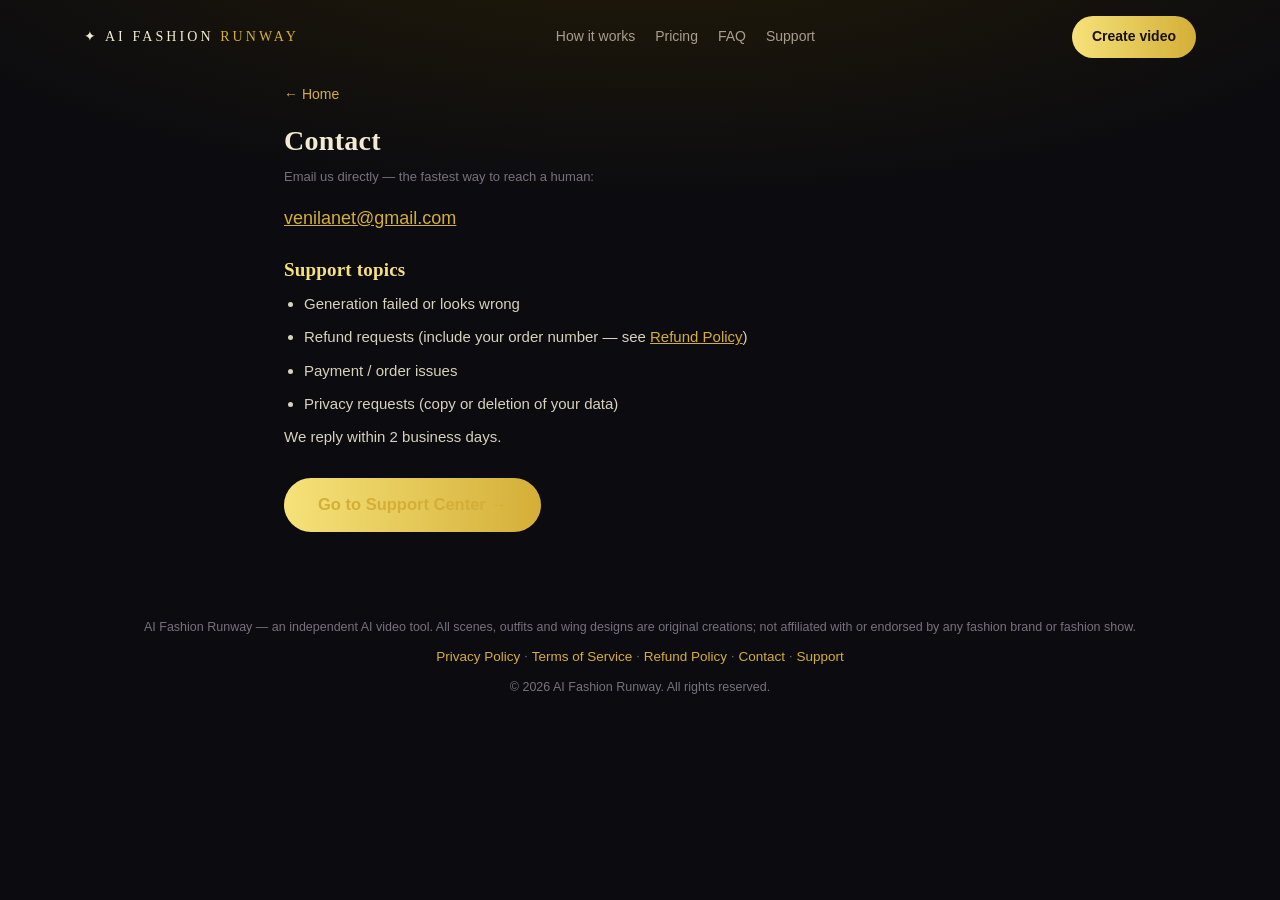
<file: contact/index.html>
<!DOCTYPE html>
<html lang="en">
<head>
<meta charset="UTF-8">
<meta name="viewport" content="width=device-width, initial-scale=1.0">
<title>Contact — AI Fashion Runway</title>
<meta name="description" content="Contact AI Fashion Runway: support center, message form, and ticket reference.">
<link rel="canonical" href="https://runway.ventlane.com/contact/">
<meta name="robots" content="index, follow">
<link rel="icon" href="/favicon.svg" type="image/svg+xml">
<link rel="stylesheet" href="/styles.css">
</head>
<body>
<header class="site-header">
  <a class="logo" href="/">✦ AI FASHION <span>RUNWAY</span></a>
  <nav class="main-nav">
    <a href="/#how">How it works</a>
    <a href="/#pricing">Pricing</a>
    <a href="/#faq">FAQ</a>
    <a href="/support/">Support</a>
  </nav>
  <a class="nav-cta" href="/#app">Create video</a>
</header>
<main class="legal">
  <p><a class="backlink" href="/">← Home</a></p>
  <h1>Contact</h1>
  <p class="updated">Email us directly — the fastest way to reach a human:</p>
  <p style="font-size:18px"><a href="mailto:venilanet@gmail.com?subject=AI%20Fashion%20Runway%20support">venilanet@gmail.com</a></p>
  <h2>Support topics</h2>
  <ul>
    <li>Generation failed or looks wrong</li>
    <li>Refund requests (include your order number — see <a href="/refund/">Refund Policy</a>)</li>
    <li>Payment / order issues</li>
    <li>Privacy requests (copy or deletion of your data)</li>
  </ul>
  <p>We reply within 2 business days.</p>
  <p><a class="cta" href="/support/" style="display:inline-block;text-decoration:none;width:auto;padding:14px 34px;">Go to Support Center →</a></p>
</main>
<footer class="site-footer">
  <p>AI Fashion Runway — an independent AI video tool. All scenes, outfits and wing designs are original creations; not affiliated with or endorsed by any fashion brand or fashion show.</p>
  <nav class="legal-links">
    <a href="/privacy/">Privacy Policy</a> · <a href="/terms/">Terms of Service</a> · <a href="/refund/">Refund Policy</a> · <a href="/contact/">Contact</a> · <a href="/support/">Support</a>
  </nav>
  <p class="copyright">© 2026 AI Fashion Runway. All rights reserved.</p>
</footer>
</body>
</html>
</file>
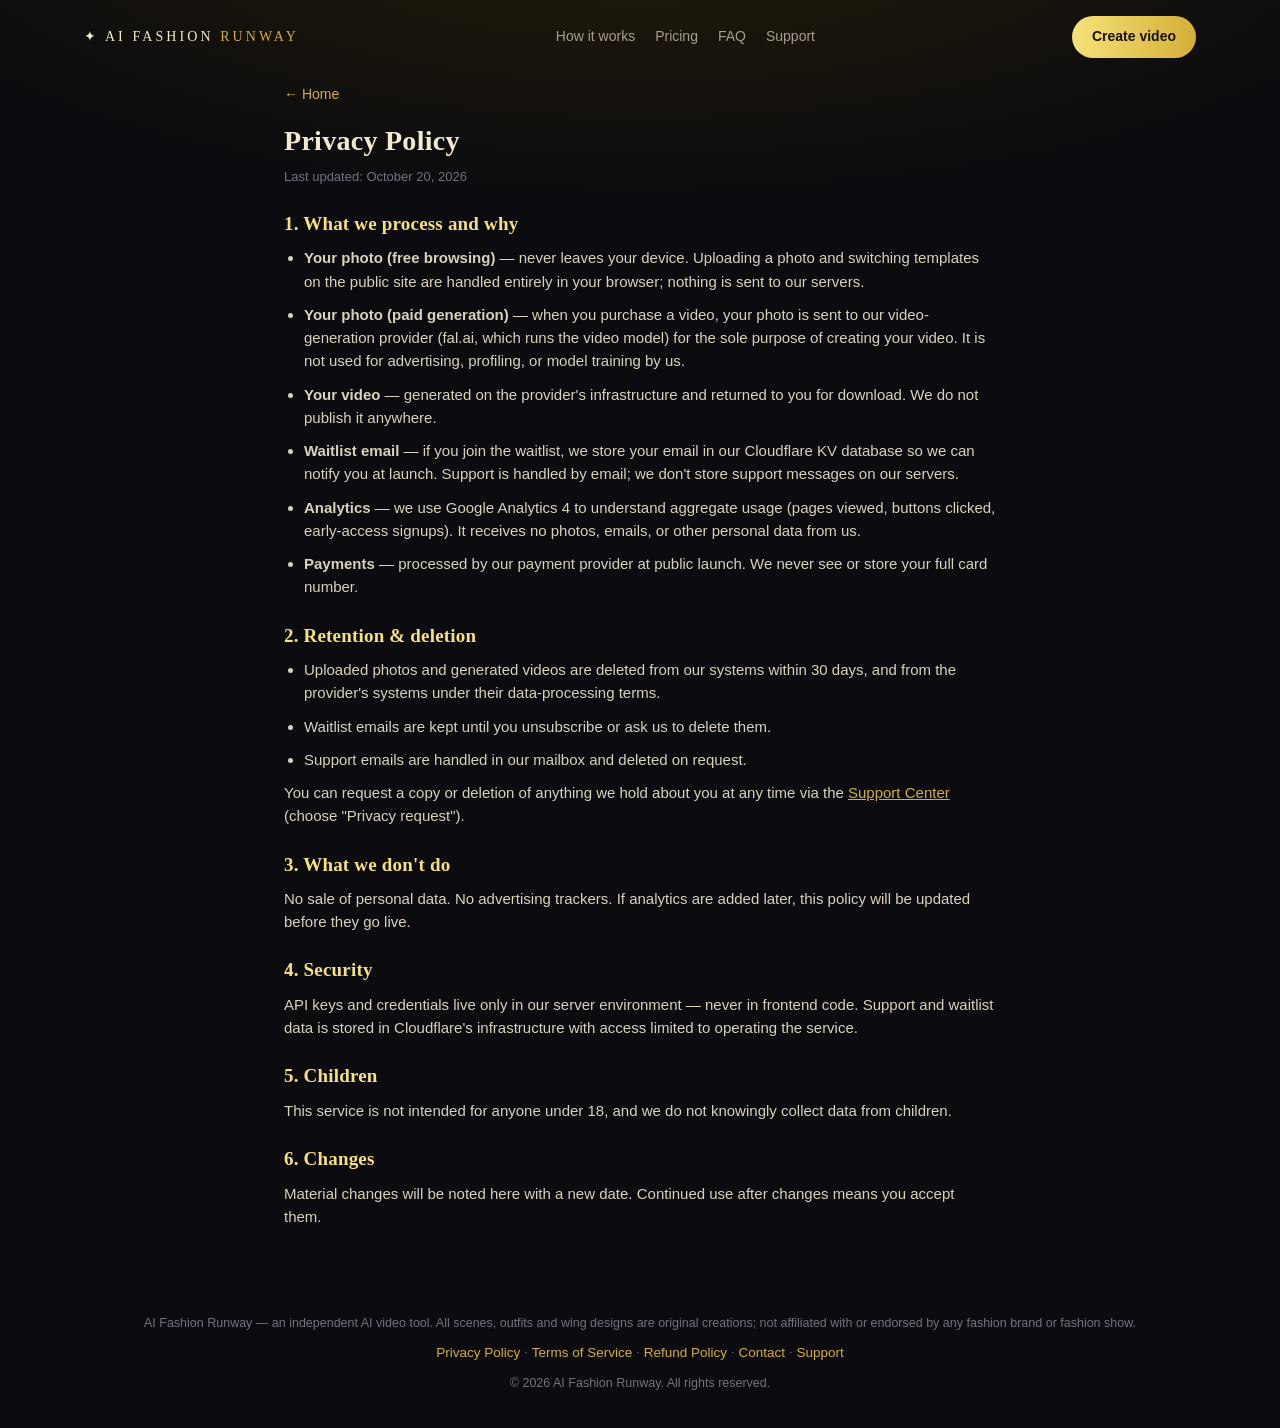
<file: privacy/index.html>
<!DOCTYPE html>
<html lang="en">
<head>
<meta charset="UTF-8">
<meta name="viewport" content="width=device-width, initial-scale=1.0">
<title>Privacy Policy — AI Fashion Runway</title>
<meta name="description" content="How AI Fashion Runway handles your photos and data: what is processed, where, how long it is kept, and how to request deletion.">
<link rel="canonical" href="https://runway.ventlane.com/privacy/">
<meta name="robots" content="index, follow">
<link rel="icon" href="/favicon.svg" type="image/svg+xml">
<link rel="stylesheet" href="/styles.css">
</head>
<body>
<header class="site-header">
  <a class="logo" href="/">✦ AI FASHION <span>RUNWAY</span></a>
  <nav class="main-nav">
    <a href="/#how">How it works</a>
    <a href="/#pricing">Pricing</a>
    <a href="/#faq">FAQ</a>
    <a href="/support/">Support</a>
  </nav>
  <a class="nav-cta" href="/#app">Create video</a>
</header>
<main class="legal">
  <p><a class="backlink" href="/">← Home</a></p>
  <h1>Privacy Policy</h1>
  <p class="updated">Last updated: October 20, 2026</p>

  <h2>1. What we process and why</h2>
  <ul>
    <li><strong>Your photo (free browsing)</strong> — never leaves your device. Uploading a photo and switching templates on the public site are handled entirely in your browser; nothing is sent to our servers.</li>
    <li><strong>Your photo (paid generation)</strong> — when you purchase a video, your photo is sent to our video-generation provider (fal.ai, which runs the video model) for the sole purpose of creating your video. It is not used for advertising, profiling, or model training by us.</li>
    <li><strong>Your video</strong> — generated on the provider's infrastructure and returned to you for download. We do not publish it anywhere.</li>
    <li><strong>Waitlist email</strong> — if you join the waitlist, we store your email in our Cloudflare KV database so we can notify you at launch. Support is handled by email; we don't store support messages on our servers.</li>
    <li><strong>Analytics</strong> — we use Google Analytics 4 to understand aggregate usage (pages viewed, buttons clicked, early-access signups). It receives no photos, emails, or other personal data from us.</li>
    <li><strong>Payments</strong> — processed by our payment provider at public launch. We never see or store your full card number.</li>
  </ul>

  <h2>2. Retention &amp; deletion</h2>
  <ul>
    <li>Uploaded photos and generated videos are deleted from our systems within 30 days, and from the provider's systems under their data-processing terms.</li>
    <li>Waitlist emails are kept until you unsubscribe or ask us to delete them.</li>
    <li>Support emails are handled in our mailbox and deleted on request.</li>
  </ul>
  <p>You can request a copy or deletion of anything we hold about you at any time via the <a href="/support/">Support Center</a> (choose "Privacy request").</p>

  <h2>3. What we don't do</h2>
  <p>No sale of personal data. No advertising trackers. If analytics are added later, this policy will be updated before they go live.</p>

  <h2>4. Security</h2>
  <p>API keys and credentials live only in our server environment — never in frontend code. Support and waitlist data is stored in Cloudflare's infrastructure with access limited to operating the service.</p>

  <h2>5. Children</h2>
  <p>This service is not intended for anyone under 18, and we do not knowingly collect data from children.</p>

  <h2>6. Changes</h2>
  <p>Material changes will be noted here with a new date. Continued use after changes means you accept them.</p>
</main>
<footer class="site-footer">
  <p>AI Fashion Runway — an independent AI video tool. All scenes, outfits and wing designs are original creations; not affiliated with or endorsed by any fashion brand or fashion show.</p>
  <nav class="legal-links">
    <a href="/privacy/">Privacy Policy</a> · <a href="/terms/">Terms of Service</a> · <a href="/refund/">Refund Policy</a> · <a href="/contact/">Contact</a> · <a href="/support/">Support</a>
  </nav>
  <p class="copyright">© 2026 AI Fashion Runway. All rights reserved.</p>
</footer>
</body>
</html>
</file>
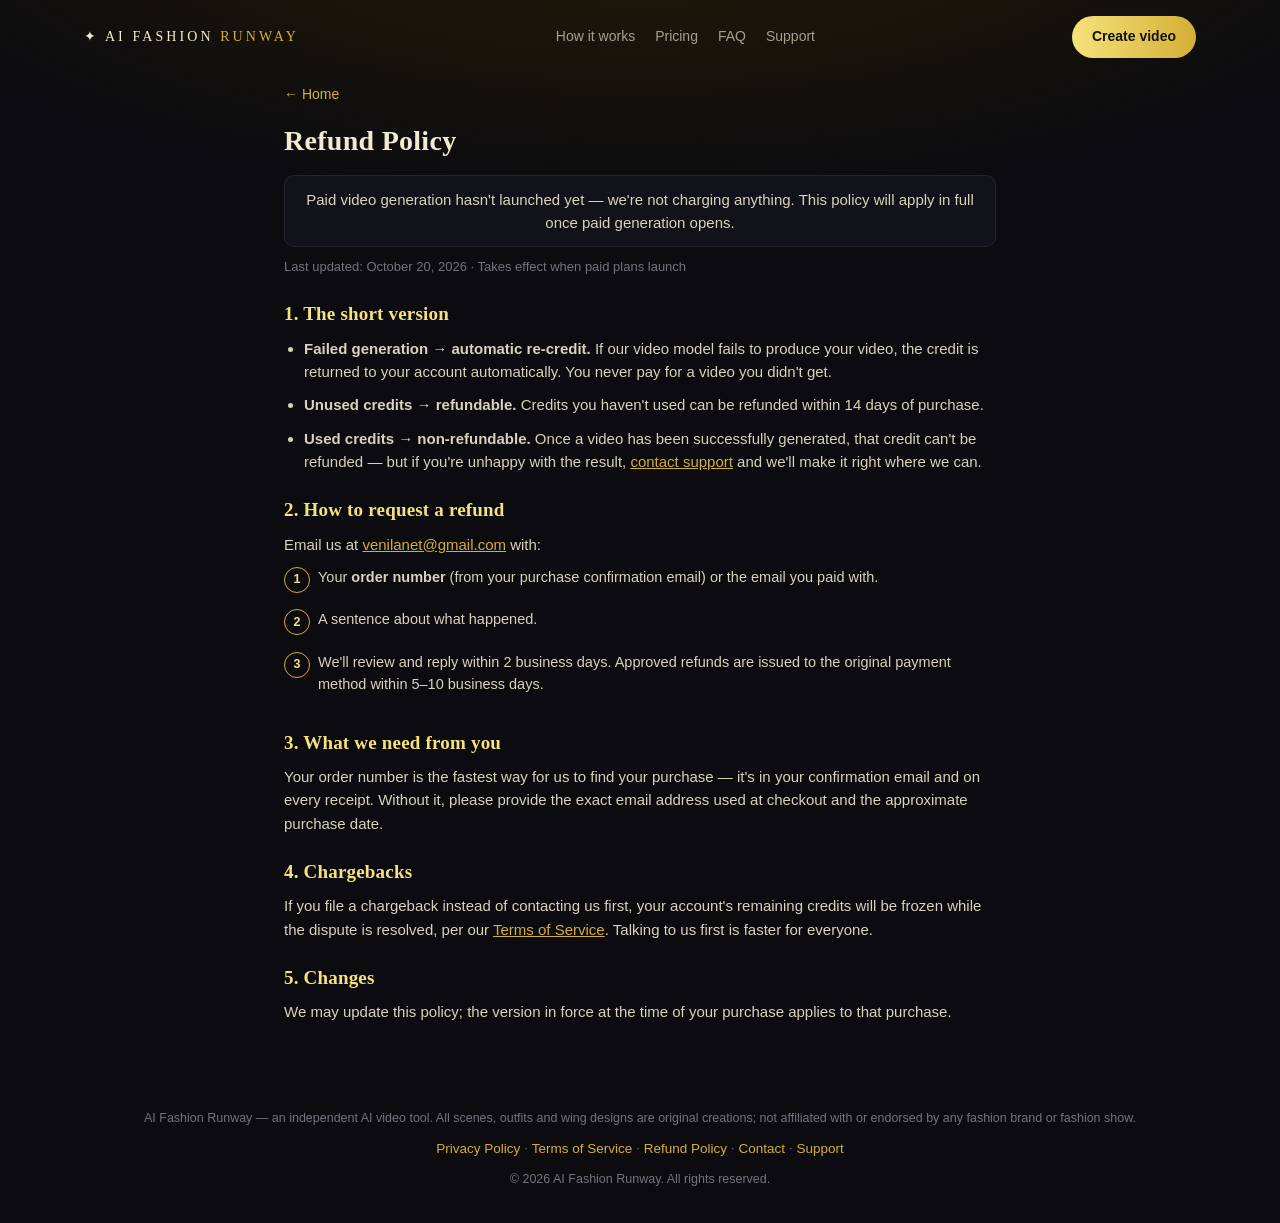
<file: refund/index.html>
<!DOCTYPE html>
<html lang="en">
<head>
<meta charset="UTF-8">
<meta name="viewport" content="width=device-width, initial-scale=1.0">
<title>Refund Policy — AI Fashion Runway</title>
<meta name="description" content="AI Fashion Runway refund policy: automatic re-credits for failed generations, refundable unused credits, and how to request a refund.">
<link rel="canonical" href="https://runway.ventlane.com/refund/">
<meta name="robots" content="index, follow">
<link rel="icon" href="/favicon.svg" type="image/svg+xml">
<link rel="stylesheet" href="/styles.css">
</head>
<body>
<header class="site-header">
  <a class="logo" href="/">✦ AI FASHION <span>RUNWAY</span></a>
  <nav class="main-nav">
    <a href="/#how">How it works</a>
    <a href="/#pricing">Pricing</a>
    <a href="/#faq">FAQ</a>
    <a href="/support/">Support</a>
  </nav>
  <a class="nav-cta" href="/#app">Create video</a>
</header>
<main class="legal">
  <p><a class="backlink" href="/">← Home</a></p>
  <h1>Refund Policy</h1>
  <p class="fineprint" style="border:1px solid var(--line);border-radius:10px;padding:12px 14px;background:var(--bg2)">Paid video generation hasn't launched yet — we're not charging anything. This policy will apply in full once paid generation opens.</p>
  <p class="updated">Last updated: October 20, 2026 · Takes effect when paid plans launch</p>

  <h2>1. The short version</h2>
  <ul>
    <li><strong>Failed generation → automatic re-credit.</strong> If our video model fails to produce your video, the credit is returned to your account automatically. You never pay for a video you didn't get.</li>
    <li><strong>Unused credits → refundable.</strong> Credits you haven't used can be refunded within 14 days of purchase.</li>
    <li><strong>Used credits → non-refundable.</strong> Once a video has been successfully generated, that credit can't be refunded — but if you're unhappy with the result, <a href="/support/">contact support</a> and we'll make it right where we can.</li>
  </ul>

  <h2>2. How to request a refund</h2>
  <p>Email us at <a href="mailto:venilanet@gmail.com?subject=Refund%20request%20—%20AI%20Fashion%20Runway">venilanet@gmail.com</a> with:</p>
  <ol class="process-steps">
    <li>Your <strong>order number</strong> (from your purchase confirmation email) or the email you paid with.</li>
    <li>A sentence about what happened.</li>
    <li>We'll review and reply within 2 business days. Approved refunds are issued to the original payment method within 5–10 business days.</li>
  </ol>

  <h2>3. What we need from you</h2>
  <p>Your order number is the fastest way for us to find your purchase — it's in your confirmation email and on every receipt. Without it, please provide the exact email address used at checkout and the approximate purchase date.</p>

  <h2>4. Chargebacks</h2>
  <p>If you file a chargeback instead of contacting us first, your account's remaining credits will be frozen while the dispute is resolved, per our <a href="/terms/">Terms of Service</a>. Talking to us first is faster for everyone.</p>

  <h2>5. Changes</h2>
  <p>We may update this policy; the version in force at the time of your purchase applies to that purchase.</p>
</main>
<footer class="site-footer">
  <p>AI Fashion Runway — an independent AI video tool. All scenes, outfits and wing designs are original creations; not affiliated with or endorsed by any fashion brand or fashion show.</p>
  <nav class="legal-links">
    <a href="/privacy/">Privacy Policy</a> · <a href="/terms/">Terms of Service</a> · <a href="/refund/">Refund Policy</a> · <a href="/contact/">Contact</a> · <a href="/support/">Support</a>
  </nav>
  <p class="copyright">© 2026 AI Fashion Runway. All rights reserved.</p>
</footer>
</body>
</html>
</file>
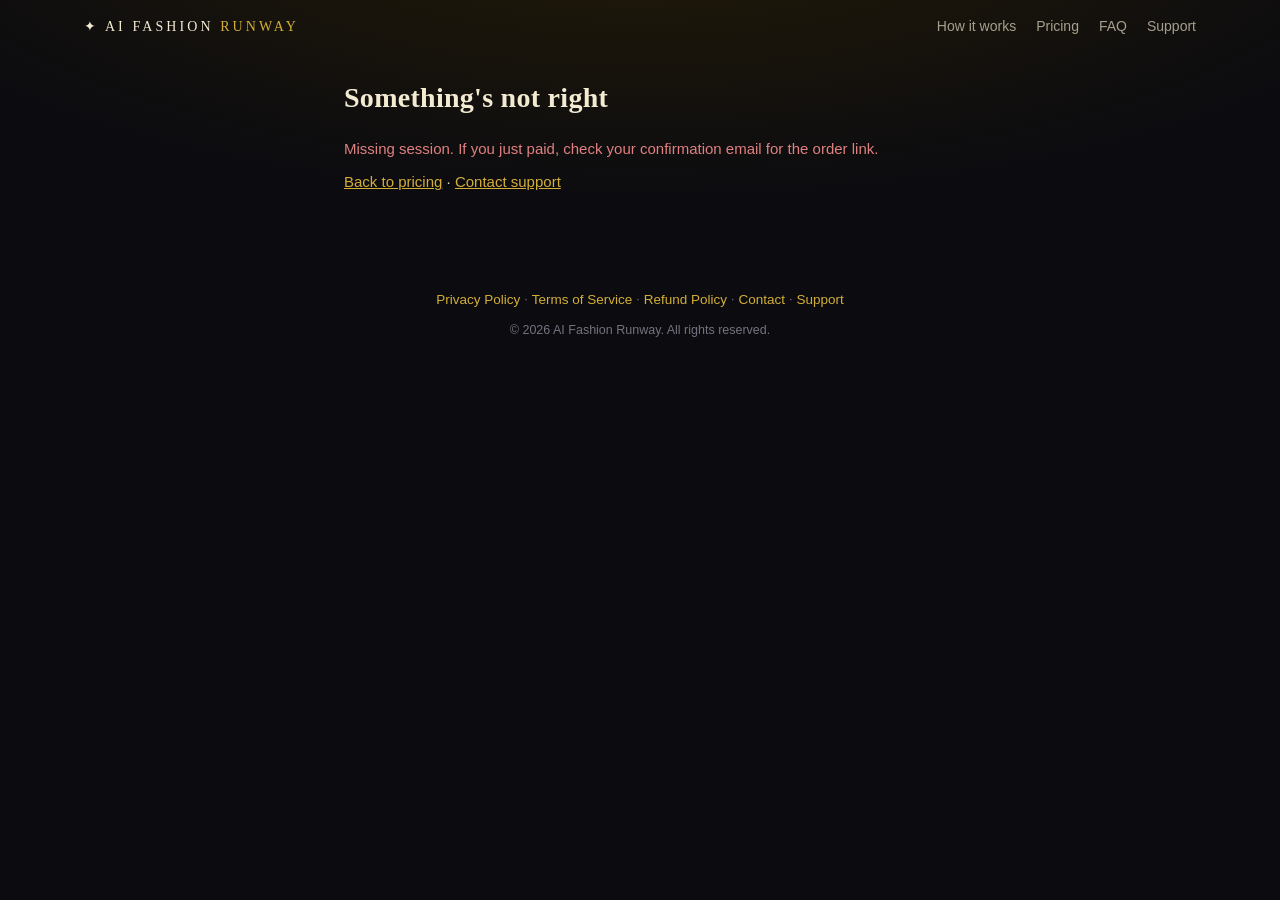
<file: success/index.html>
<!DOCTYPE html>
<html lang="en">
<head>
<meta charset="UTF-8">
<meta name="viewport" content="width=device-width, initial-scale=1.0">
<title>Payment successful — AI Fashion Runway</title>
<meta name="description" content="Your AI Fashion Runway order is confirmed. Upload your photo and generate your runway video.">
<link rel="canonical" href="https://runway.ventlane.com/success/">
<meta name="robots" content="noindex, nofollow">
<link rel="icon" href="/favicon.svg" type="image/svg+xml">
<link rel="stylesheet" href="/styles.css">
</head>
<body>
<header class="site-header">
  <a class="logo" href="/">✦ AI FASHION <span>RUNWAY</span></a>
  <nav class="main-nav">
    <a href="/#how">How it works</a>
    <a href="/#pricing">Pricing</a>
    <a href="/#faq">FAQ</a>
    <a href="/support/">Support</a>
  </nav>
</header>
<main class="legal" style="max-width:640px">
  <h1 id="sTitle">Confirming your payment…</h1>
  <p class="updated" id="sSub">One moment while we verify with our payment provider.</p>

  <div id="sBody" hidden>
    <div class="support-card">
      <h3>Order <span id="oId"></span> · confirmed ✓</h3>
      <p>One-time payment received. You have <strong>1 video credit</strong> — no subscription, no auto-renewal.</p>
    </div>

    <h2>1 · Upload your photo</h2>
    <form id="upForm" class="form-card">
      <label>Choose a clear, front-facing photo<input type="file" id="upFile" accept="image/*" required></label>
      <button class="cta" type="submit" id="upBtn">Upload photo</button>
      <p class="form-msg" id="upMsg" role="status"></p>
    </form>

    <h2>2 · Generate your video</h2>
    <p style="color:var(--muted);font-size:14.5px">Style: <strong id="gStyle">—</strong> · target 13s · 9:16 HD</p>
    <button class="cta" id="genBtn" disabled>Generate my runway video</button>
    <p class="form-msg" id="genMsg" role="status"></p>

    <div id="gResult" hidden style="margin-top:18px">
      <h2>Your video</h2>
      <div class="result-frame"><video id="gVideo" controls playsinline preload="metadata"></video></div>
      <a class="cta" id="gDl" href="#" download="ai-fashion-runway.mp4" style="display:inline-block;text-decoration:none">Download video</a>
    </div>

    <p class="fineprint" style="text-align:left">Refreshing this page is safe — it never creates a second charge or a duplicate video. Problems? <a href="/support/">Contact support</a> and quote your order number.</p>
  </div>

  <div id="sError" hidden>
    <p style="color:#e08080" id="sErrMsg"></p>
    <p><a href="/#pricing">Back to pricing</a> · <a href="/support/">Contact support</a></p>
  </div>
</main>
<footer class="site-footer">
  <nav class="legal-links">
    <a href="/privacy/">Privacy Policy</a> · <a href="/terms/">Terms of Service</a> · <a href="/refund/">Refund Policy</a> · <a href="/contact/">Contact</a> · <a href="/support/">Support</a>
  </nav>
  <p class="copyright">© 2026 AI Fashion Runway. All rights reserved.</p>
</footer>
<script>
(function () {
  const qs = new URLSearchParams(location.search);
  const sessionId = qs.get("session_id");
  const idemKey = () => "web-" + (crypto.randomUUID ? crypto.randomUUID() : String(Date.now()) + "-" + Math.random().toString(36).slice(2));
  const templateNames = {
    "golden-sheer-wings": "Golden Sheer Wings",
    "supermodel-walk": "Supermodel Walk",
    "dream-angel": "Dream Angel",
  };
  let orderId = null, orderTemplate = "golden-sheer-wings", generating = false;
  // Fresh idempotency key per attempt: a failed submit must be retryable,
  // while double-clicks are blocked by the `generating` flag + disabled button.
  // The server's credit check is the final backstop against duplicate spend.

  const $ = (s) => document.querySelector(s);

  async function api(path, opts) {
    const r = await fetch(path, opts);
    return r.json();
  }

  async function load() {
    if (!sessionId) return fail("Missing session. If you just paid, check your confirmation email for the order link.");
    const d = await api("/api/order?session_id=" + encodeURIComponent(sessionId)).catch(() => ({}));
    if (!d.ok) return fail("We couldn't find this order. If you were charged, contact support with your payment receipt.");
    orderId = d.order.id;
    orderTemplate = d.order.template || "golden-sheer-wings";
    $("#gStyle").textContent = templateNames[orderTemplate] || orderTemplate;
    $("#oId").textContent = orderId;
    $("#sTitle").textContent = "Payment successful";
    $("#sSub").textContent = "Your video credit is ready.";
    $("#sBody").hidden = false;
    if (d.order.photo_url) {
      $("#upBtn").textContent = "Photo uploaded ✓ — upload a different one";
    }
    const done = d.order.generations.find((g) => g.video_url);
    if (done) showVideo(done.video_url);
    else {
      const active = d.order.generations.find((g) => ["queued", "rendering"].includes(g.status));
      if (active) poll(active.id);
    }
    if (d.order.credits_used >= d.order.credits_total && !done) {
      $("#genBtn").disabled = true;
      $("#genMsg").textContent = "This order's credit has been used.";
    } else if (d.order.photo_url) {
      $("#genBtn").disabled = false;
    }
  }

  function fail(msg) {
    $("#sTitle").textContent = "Something's not right";
    $("#sSub").textContent = "";
    $("#sErrMsg").textContent = msg;
    $("#sError").hidden = false;
  }

  $("#upForm").addEventListener("submit", async (e) => {
    e.preventDefault();
    const f = $("#upFile").files[0];
    if (!f) return;
    const msg = $("#upMsg");
    msg.className = "form-msg"; msg.textContent = "Uploading…";
    const fd = new FormData();
    fd.append("order_id", orderId); fd.append("photo", f);
    try {
      const d = await api("/api/upload", { method: "POST", body: fd });
      if (d.ok) {
        msg.classList.add("ok"); msg.textContent = "Photo uploaded.";
        $("#genBtn").disabled = false;
      } else { msg.classList.add("err"); msg.textContent = d.message || "Upload failed — please try again."; }
    } catch { msg.classList.add("err"); msg.textContent = "Network error — please try again."; }
  });

  $("#genBtn").addEventListener("click", async () => {
    if (generating) return;
    generating = true;
    const btn = $("#genBtn"), msg = $("#genMsg");
    btn.disabled = true; btn.textContent = "Generating…";
    msg.className = "form-msg"; msg.textContent = "Starting your video — this usually takes a few minutes.";
    try {
      const d = await api("/api/generate", {
        method: "POST", headers: { "Content-Type": "application/json" },
        body: JSON.stringify({ order_id: orderId, idem_key: idemKey(), template: orderTemplate }),
      });
      if (d.ok) poll(d.generation.id);
      else { msg.classList.add("err"); msg.textContent = (d.generation && d.generation.error) || d.message || "Generation failed."; btn.disabled = false; btn.textContent = "Try again"; generating = false; }
    } catch { msg.classList.add("err"); msg.textContent = "Network error — your credit was not used. Please try again."; btn.disabled = false; generating = false; }
  });

  async function poll(genId) {
    const msg = $("#genMsg");
    for (let i = 0; i < 40; i++) {
      await new Promise((r) => setTimeout(r, 15000));
      const d = await api("/api/order?id=" + encodeURIComponent(orderId)).catch(() => ({}));
      const g = d.ok && d.order.generations.find((x) => x.id === genId);
      if (!g) continue;
      if (g.video_url) { showVideo(g.video_url); return; }
      if (g.status === "submit_failed" || g.error) {
        msg.classList.add("err");
        msg.textContent = g.error || "Generation failed. Your credit was not used — please try again or contact support.";
        const btn = $("#genBtn"); btn.disabled = false; btn.textContent = "Try again"; generating = false;
        return;
      }
      msg.textContent = "Rendering your runway video… (" + g.status + ")";
    }
    msg.classList.add("err");
    msg.textContent = "Taking longer than expected — refresh this page to check again. No extra charge.";
    generating = false;
  }

  function showVideo(url) {
    const v = $("#gVideo"); v.src = url;
    $("#gDl").href = url;
    $("#gResult").hidden = false;
    $("#genMsg").className = "form-msg ok"; $("#genMsg").textContent = "Your runway video is ready.";
    $("#genBtn").disabled = true; $("#genBtn").textContent = "Video ready ✓";
  }

  load();
})();
</script>
</body>
</html>
</file>
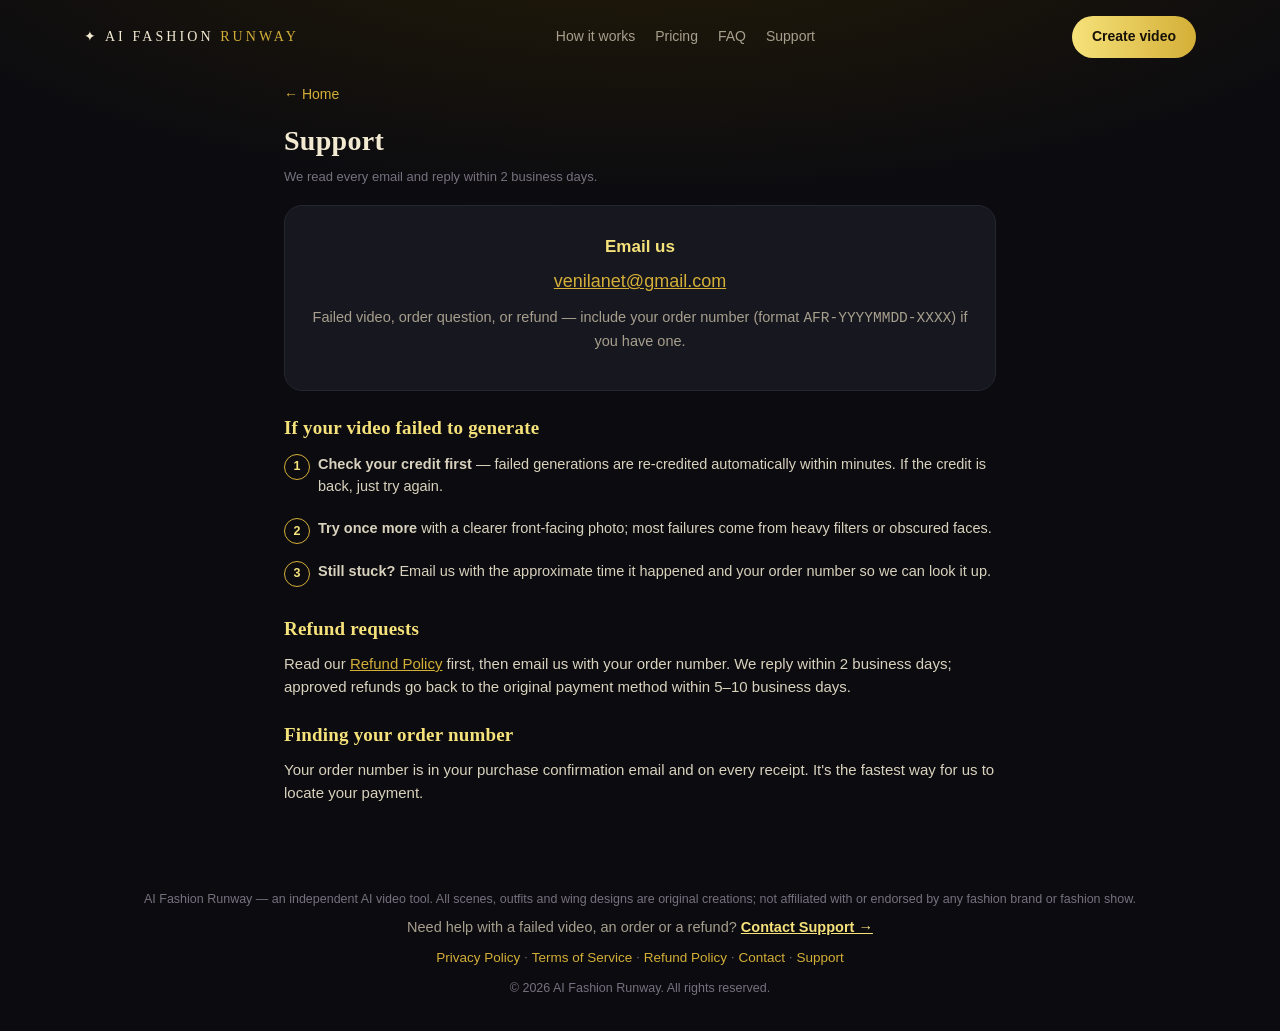
<file: support/index.html>
<!DOCTYPE html>
<html lang="en">
<head>
<meta charset="UTF-8">
<meta name="viewport" content="width=device-width, initial-scale=1.0">
<title>Support — AI Fashion Runway</title>
<meta name="description" content="Contact AI Fashion Runway support by email: failed generations, orders, and refunds.">
<link rel="canonical" href="https://runway.ventlane.com/support/">
<meta name="robots" content="index, follow">
<link rel="icon" href="/favicon.svg" type="image/svg+xml">
<link rel="stylesheet" href="/styles.css">
</head>
<body>
<header class="site-header">
  <a class="logo" href="/">✦ AI FASHION <span>RUNWAY</span></a>
  <nav class="main-nav">
    <a href="/#how">How it works</a>
    <a href="/#pricing">Pricing</a>
    <a href="/#faq">FAQ</a>
    <a href="/support/">Support</a>
  </nav>
  <a class="nav-cta" href="/#app">Create video</a>
</header>
<main class="legal">
  <p><a class="backlink" href="/">← Home</a></p>
  <h1>Support</h1>
  <p class="updated">We read every email and reply within 2 business days.</p>

  <div class="support-card" style="text-align:center;padding:28px 20px">
    <h3>Email us</h3>
    <p style="font-size:18px"><a href="mailto:venilanet@gmail.com?subject=AI%20Fashion%20Runway%20support">venilanet@gmail.com</a></p>
    <p>Failed video, order question, or refund — include your order number (format <code>AFR-YYYYMMDD-XXXX</code>) if you have one.</p>
  </div>

  <h2>If your video failed to generate</h2>
  <ol class="process-steps">
    <li><strong>Check your credit first</strong> — failed generations are re-credited automatically within minutes. If the credit is back, just try again.</li>
    <li><strong>Try once more</strong> with a clearer front-facing photo; most failures come from heavy filters or obscured faces.</li>
    <li><strong>Still stuck?</strong> Email us with the approximate time it happened and your order number so we can look it up.</li>
  </ol>

  <h2>Refund requests</h2>
  <p>Read our <a href="/refund/">Refund Policy</a> first, then email us with your order number. We reply within 2 business days; approved refunds go back to the original payment method within 5–10 business days.</p>

  <h2>Finding your order number</h2>
  <p>Your order number is in your purchase confirmation email and on every receipt. It's the fastest way for us to locate your payment.</p>
</main>
<footer class="site-footer">
  <p>AI Fashion Runway — an independent AI video tool. All scenes, outfits and wing designs are original creations; not affiliated with or endorsed by any fashion brand or fashion show.</p>
  <p class="support-cta">Need help with a failed video, an order or a refund? <a href="/support/">Contact Support →</a></p>
  <nav class="legal-links">
    <a href="/privacy/">Privacy Policy</a> · <a href="/terms/">Terms of Service</a> · <a href="/refund/">Refund Policy</a> · <a href="/contact/">Contact</a> · <a href="/support/">Support</a>
  </nav>
  <p class="copyright">© 2026 AI Fashion Runway. All rights reserved.</p>
</footer>
</body>
</html>
</file>
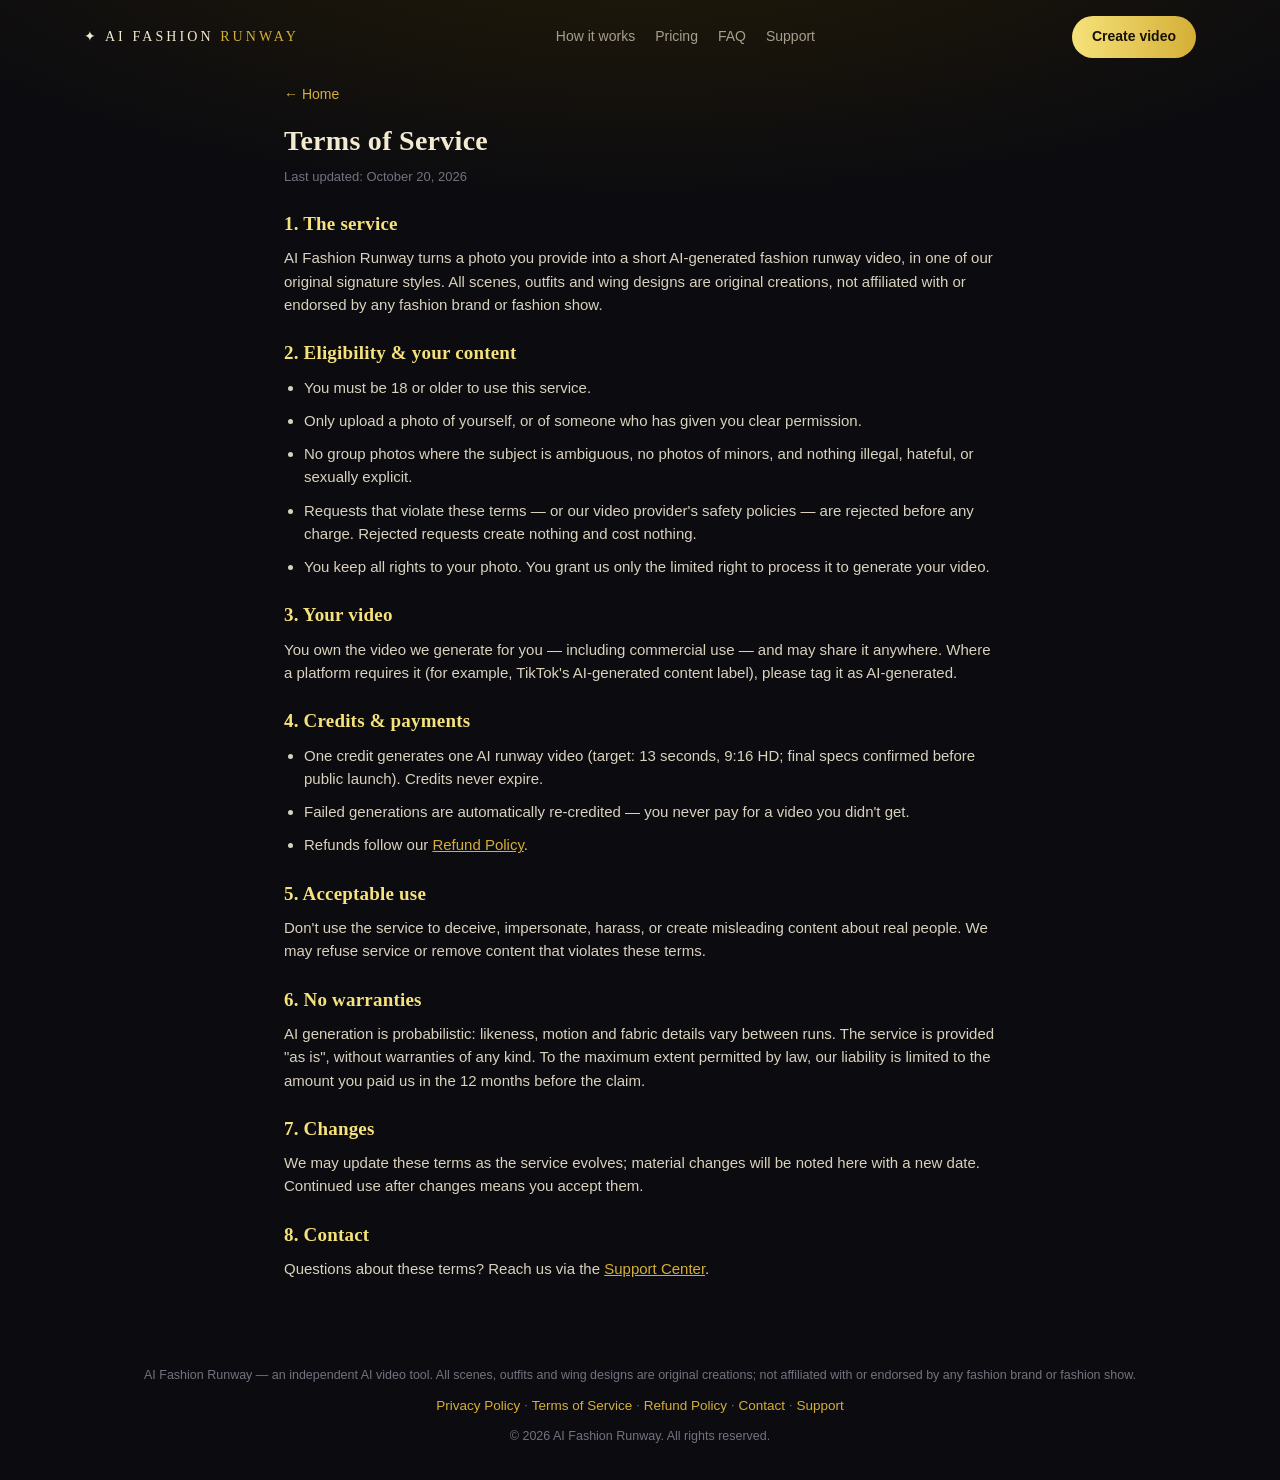
<file: terms/index.html>
<!DOCTYPE html>
<html lang="en">
<head>
<meta charset="UTF-8">
<meta name="viewport" content="width=device-width, initial-scale=1.0">
<title>Terms of Service — AI Fashion Runway</title>
<meta name="description" content="Terms of Service for AI Fashion Runway: acceptable use, credits and payments, refunds, and service disclaimers.">
<link rel="canonical" href="https://runway.ventlane.com/terms/">
<meta name="robots" content="index, follow">
<link rel="icon" href="/favicon.svg" type="image/svg+xml">
<link rel="stylesheet" href="/styles.css">
</head>
<body>
<header class="site-header">
  <a class="logo" href="/">✦ AI FASHION <span>RUNWAY</span></a>
  <nav class="main-nav">
    <a href="/#how">How it works</a>
    <a href="/#pricing">Pricing</a>
    <a href="/#faq">FAQ</a>
    <a href="/support/">Support</a>
  </nav>
  <a class="nav-cta" href="/#app">Create video</a>
</header>
<main class="legal">
  <p><a class="backlink" href="/">← Home</a></p>
  <h1>Terms of Service</h1>
  <p class="updated">Last updated: October 20, 2026</p>

  <h2>1. The service</h2>
  <p>AI Fashion Runway turns a photo you provide into a short AI-generated fashion runway video, in one of our original signature styles. All scenes, outfits and wing designs are original creations, not affiliated with or endorsed by any fashion brand or fashion show.</p>

  <h2>2. Eligibility &amp; your content</h2>
  <ul>
    <li>You must be 18 or older to use this service.</li>
    <li>Only upload a photo of yourself, or of someone who has given you clear permission.</li>
    <li>No group photos where the subject is ambiguous, no photos of minors, and nothing illegal, hateful, or sexually explicit.</li>
    <li>Requests that violate these terms — or our video provider's safety policies — are rejected before any charge. Rejected requests create nothing and cost nothing.</li>
    <li>You keep all rights to your photo. You grant us only the limited right to process it to generate your video.</li>
  </ul>

  <h2>3. Your video</h2>
  <p>You own the video we generate for you — including commercial use — and may share it anywhere. Where a platform requires it (for example, TikTok's AI-generated content label), please tag it as AI-generated.</p>

  <h2>4. Credits &amp; payments</h2>
  <ul>
    <li>One credit generates one AI runway video (target: 13 seconds, 9:16 HD; final specs confirmed before public launch). Credits never expire.</li>
    <li>Failed generations are automatically re-credited — you never pay for a video you didn't get.</li>
    <li>Refunds follow our <a href="/refund/">Refund Policy</a>.</li>
  </ul>

  <h2>5. Acceptable use</h2>
  <p>Don't use the service to deceive, impersonate, harass, or create misleading content about real people. We may refuse service or remove content that violates these terms.</p>

  <h2>6. No warranties</h2>
  <p>AI generation is probabilistic: likeness, motion and fabric details vary between runs. The service is provided "as is", without warranties of any kind. To the maximum extent permitted by law, our liability is limited to the amount you paid us in the 12 months before the claim.</p>

  <h2>7. Changes</h2>
  <p>We may update these terms as the service evolves; material changes will be noted here with a new date. Continued use after changes means you accept them.</p>

  <h2>8. Contact</h2>
  <p>Questions about these terms? Reach us via the <a href="/support/">Support Center</a>.</p>
</main>
<footer class="site-footer">
  <p>AI Fashion Runway — an independent AI video tool. All scenes, outfits and wing designs are original creations; not affiliated with or endorsed by any fashion brand or fashion show.</p>
  <nav class="legal-links">
    <a href="/privacy/">Privacy Policy</a> · <a href="/terms/">Terms of Service</a> · <a href="/refund/">Refund Policy</a> · <a href="/contact/">Contact</a> · <a href="/support/">Support</a>
  </nav>
  <p class="copyright">© 2026 AI Fashion Runway. All rights reserved.</p>
</footer>
</body>
</html>
</file>
<file: styles.css>
/* AI Fashion Runway — production, mobile-first, dark couture theme */
:root{
  --bg:#0b0b10; --bg2:#12121a; --card:#17171f; --line:#262633;
  --ivory:#f3ead2; --muted:#a79f8d; --gold:#d4af37; --gold2:#f6e27a; --pink:#f2a7c3;
  --radius:18px;
}
*{box-sizing:border-box;margin:0;padding:0}
html{-webkit-text-size-adjust:100%;scroll-behavior:smooth}
body{
  background:radial-gradient(120% 60% at 50% -10%, #241c07 0%, var(--bg) 55%) fixed, var(--bg);
  color:var(--ivory);
  font-family:-apple-system,BlinkMacSystemFont,"Segoe UI",Roboto,"Helvetica Neue",Arial,sans-serif;
  line-height:1.55; min-height:100vh;
}
main{max-width:1160px;margin:0 auto;padding:0 24px 48px}
h1,h2{font-family:Georgia,"Times New Roman",serif;font-weight:600;letter-spacing:.01em}
a{color:var(--gold)}

/* header */
.site-header{
  max-width:1160px;margin:0 auto;padding:16px 24px;
  display:flex;justify-content:space-between;align-items:center;gap:16px;
}
.logo{font-family:Georgia,serif;letter-spacing:.22em;font-size:14px;color:var(--ivory);text-decoration:none;white-space:nowrap}
.logo span{color:var(--gold)}
.main-nav{display:flex;gap:20px;flex-wrap:wrap}
.main-nav a{color:var(--muted);text-decoration:none;font-size:14px}
.main-nav a:hover{color:var(--gold2)}
.nav-cta{
  background:linear-gradient(90deg,var(--gold2),var(--gold));color:#171106;font-weight:800;
  padding:10px 20px;border-radius:999px;font-size:14px;text-decoration:none;white-space:nowrap;
}

/* screens */
.screen{display:none;padding-top:14px}
.screen.active{display:block;animation:fade .35s ease}
@keyframes fade{from{opacity:0;transform:translateY(6px)}to{opacity:1;transform:none}}

/* hero */
.eyebrow{letter-spacing:.3em;font-size:11px;color:var(--gold);font-weight:700}
.hero{padding-top:18px}
.hero-grid{display:grid;grid-template-columns:minmax(0,1fr);gap:28px;align-items:center}
.hero-copy{min-width:0}
.hero h1{font-size:clamp(30px,3.6vw,42px);line-height:1.12;margin:12px 0 6px}
.visual-tag{
  font-family:Georgia,serif;font-style:italic;font-size:21px;margin-bottom:12px;
  background:linear-gradient(90deg,var(--gold2),var(--gold));-webkit-background-clip:text;background-clip:text;color:transparent;
}
.visual-tag em{font-style:italic}
.sub{color:var(--muted);font-size:16.5px;max-width:44ch}

.styles-label{font-size:12px;letter-spacing:.2em;color:var(--gold);font-weight:700;margin-bottom:12px}
.style-cards{display:flex;flex-direction:column;gap:12px}
.style-card{
  display:grid;grid-template-columns:72px 1fr;gap:14px;align-items:center;text-align:left;
  background:var(--card);border:1.5px solid var(--line);border-radius:var(--radius);
  padding:14px 16px;cursor:pointer;color:var(--ivory);width:100%;
}
.style-card.selected{border-color:var(--gold);box-shadow:0 0 0 1px var(--gold) inset}
.style-art{width:72px;height:72px;border-radius:12px;display:flex;align-items:center;justify-content:center;background:radial-gradient(circle at 50% 30%,#4a3a10,#171106)}
.style-art svg{width:56px;height:56px}
.style-black{background:radial-gradient(circle at 50% 30%,#33333f,#14141b)}
.style-pink{background:radial-gradient(circle at 50% 30%,#4d2438,#1c0f16)}
.style-name{font-size:16.5px;font-weight:700}
.style-desc{color:var(--muted);font-size:13.5px;grid-column:2}

.upload-card{
  display:flex;flex-direction:column;align-items:center;gap:6px;text-align:center;
  background:var(--card);border:1.5px dashed #4a4225;border-radius:var(--radius);
  padding:26px 20px;margin-top:20px;cursor:pointer;transition:border-color .2s,transform .1s;
}
.upload-card.compact{flex-direction:row;text-align:left;gap:14px;padding:14px 16px;margin-top:22px;align-items:center}
.upload-card.compact .upload-text{flex:1;min-width:0;display:flex;flex-direction:column;gap:2px}
.upload-card.compact .upload-btn{margin-top:0;flex-shrink:0;padding:11px 20px}
.upload-card:active{transform:scale(.99)}
.upload-card:hover{border-color:var(--gold)}
.upload-icon{font-size:26px;color:var(--gold)}
.upload-card.compact .upload-icon{font-size:22px}
.upload-title{font-size:18px;font-weight:700}
.upload-hint{color:var(--muted);font-size:13.5px}
.upload-btn{
  margin-top:10px;background:linear-gradient(90deg,var(--gold2),var(--gold));color:#171106;
  font-weight:800;padding:12px 26px;border-radius:999px;font-size:15px;white-space:nowrap;border:none;cursor:pointer;
}

.hero-copy .cta{margin-top:22px}
.hero-copy .fineprint{text-align:left}

.trust{list-style:none;display:flex;flex-direction:column;gap:6px;margin:26px 4px 0;color:var(--ivory);font-size:14.5px}
.trust li{color:#d9d2bd}

/* app flow */
.app-section{max-width:640px;margin:36px auto 0}
.photo-tips{margin-top:8px;text-align:left}
.photo-tips h3{font-size:16px;color:var(--gold2);margin:14px 0 6px}
.photo-tips ul{list-style:none;display:flex;flex-direction:column;gap:6px}
.photo-tips li{color:var(--muted);font-size:14px;padding-left:20px;position:relative}
.photo-tips li::before{content:"–";position:absolute;left:6px;color:var(--gold)}

/* generic sections */
.how,.faq,.pricing,.examples{margin:56px auto 0;max-width:760px}
.how h2,.faq h2,.pricing h2,.examples h2{font-size:26px;margin-bottom:6px;text-align:center}
.section-sub{text-align:center;color:var(--muted);font-size:15px;margin-bottom:22px}
.steps{list-style:none;counter-reset:s;display:flex;flex-direction:column;gap:10px;margin-top:18px}
.steps li{background:var(--bg2);border:1px solid var(--line);border-radius:14px;padding:14px 16px;display:flex;flex-direction:column}
.steps li strong{color:var(--gold2)}
.steps li span{color:var(--muted);font-size:14px}
.faq details{background:var(--bg2);border:1px solid var(--line);border-radius:14px;padding:12px 16px;margin-bottom:10px}
.faq summary{cursor:pointer;font-weight:600}
.faq p{color:var(--muted);font-size:14.5px;margin-top:8px}
.faq a{color:var(--gold)}

/* examples */
.example-grid{display:grid;grid-template-columns:1fr;gap:16px}
.example-card{background:var(--card);border:1px solid var(--line);border-radius:var(--radius);overflow:hidden}
.example-card video{width:100%;aspect-ratio:9/16;max-height:52vh;background:#000;display:block}
.example-card .ex-meta{padding:12px 16px}
.example-card .ex-label{font-size:11px;font-weight:800;letter-spacing:.14em;color:var(--gold);margin-bottom:4px}
.example-card .ex-meta strong{color:var(--gold2);font-size:15px}
.example-card .ex-meta p{color:var(--muted);font-size:13px}

/* pricing */
.price-grid{display:grid;grid-template-columns:minmax(0,1fr);gap:14px;margin-top:20px}
.price-grid.single{max-width:440px;margin-left:auto;margin-right:auto;grid-template-columns:minmax(0,1fr)}
.support-cta{text-align:center;margin:6px 0 4px;font-size:14.5px;color:var(--muted)}
.support-cta a{color:var(--gold2);font-weight:700}
.price-card{background:var(--card);border:1.5px solid var(--line);border-radius:var(--radius);padding:24px 22px;position:relative}
.price-card.featured{border-color:var(--gold)}
.price-card .flag{
  position:absolute;top:-12px;left:50%;transform:translateX(-50%);
  background:linear-gradient(90deg,var(--gold2),var(--gold));color:#171106;
  font-size:11.5px;font-weight:800;letter-spacing:.08em;border-radius:999px;padding:3px 14px;white-space:nowrap;
}
.price-card h3{font-size:20px;margin-bottom:6px}
.price-card .price{margin:4px 0 14px}
.price-card .amount{font-family:Georgia,serif;font-size:34px;color:var(--gold2)}
.price-card .per{color:var(--muted);font-size:13.5px}
.price-card ul{list-style:none;display:flex;flex-direction:column;gap:8px;margin-bottom:18px}
.price-card li{color:#d9d2bd;font-size:14.5px;padding-left:22px;position:relative}
.price-card li::before{content:"✦";position:absolute;left:0;color:var(--gold);font-size:12px}

/* final cta */
.final-cta{text-align:center;margin:64px auto 0;max-width:640px}
.final-cta h2{font-size:28px;margin-bottom:18px}
.final-cta .cta{display:inline-block;text-decoration:none}

/* template screen */
.back-btn,.ghost-btn{
  background:none;border:1px solid var(--line);color:var(--ivory);border-radius:999px;
  padding:9px 18px;font-size:14px;cursor:pointer;min-height:44px;
}
.screen-title{font-size:26px;margin:14px 0 16px}
.photo-preview{display:flex;align-items:center;gap:12px;margin-bottom:18px}
.photo-preview img{width:56px;height:74px;object-fit:cover;border-radius:10px;border:1px solid var(--line)}
.photo-preview span{color:var(--muted);font-size:13.5px}
.templates{display:flex;flex-direction:column;gap:12px}
.tpl{
  display:grid;grid-template-columns:64px 1fr;grid-template-rows:auto auto auto;column-gap:14px;
  text-align:left;background:var(--card);border:1.5px solid var(--line);border-radius:var(--radius);
  padding:14px;cursor:pointer;color:var(--ivory);width:100%;
}
.tpl.selected{border-color:var(--gold);box-shadow:0 0 0 1px var(--gold) inset}
.tpl-art{grid-row:1/4;width:64px;height:64px;border-radius:12px;display:flex;align-items:center;justify-content:center}
.tpl-art svg{width:52px;height:52px}
.tpl-black{background:radial-gradient(circle at 50% 30%,#33333f,#14141b)}
.tpl-gold{background:radial-gradient(circle at 50% 30%,#4a3a10,#171106)}
.tpl-pink{background:radial-gradient(circle at 50% 30%,#4d2438,#1c0f16)}
.tpl-name{font-size:17px;font-weight:700;align-self:end}
.tpl-desc{color:var(--muted);font-size:13.5px}
.tpl-meta{color:var(--gold);font-size:12.5px;letter-spacing:.04em}
.cta{
  width:100%;margin-top:20px;background:linear-gradient(90deg,var(--gold2),var(--gold));color:#171106;
  border:none;border-radius:999px;padding:16px;font-size:16.5px;font-weight:800;cursor:pointer;text-align:center;
}
.cta.disabled{background:#2a2a33;color:#77717f;cursor:not-allowed}
.fineprint{color:#77717f;font-size:12.5px;text-align:center;margin-top:12px}
.fineprint a{color:var(--gold)}

/* forms */
.form-card{background:var(--card);border:1px solid var(--line);border-radius:var(--radius);padding:22px;margin-top:18px}
.form-card label{display:block;font-size:14px;font-weight:600;margin-bottom:14px;color:var(--ivory)}
.form-card input,.form-card textarea,.form-card select{
  display:block;width:100%;margin-top:6px;background:var(--bg2);border:1px solid var(--line);
  border-radius:12px;padding:13px 14px;color:var(--ivory);font-size:15px;font-family:inherit;min-height:48px;
}
.form-card textarea{min-height:120px;resize:vertical}
.form-card input:focus,.form-card textarea:focus,.form-card select:focus{outline:none;border-color:var(--gold)}
.form-msg{margin-top:10px;font-size:14px;min-height:20px}
.form-msg.ok{color:var(--gold2)}
.form-msg.err{color:#e08080}
.ticket-ref{
  background:var(--bg2);border:1px dashed var(--gold);border-radius:12px;padding:14px;margin-top:14px;
  font-size:15px;
}
.ticket-ref strong{color:var(--gold2);font-size:18px;letter-spacing:.06em}

/* waitlist */
.waitlist-copy{color:var(--muted);font-size:15.5px;margin:6px 0 4px}

/* waiting */
.progress-ring{
  position:relative;width:150px;height:150px;margin:26px auto;border-radius:50%;
  background:conic-gradient(var(--gold) 0deg,#23232e 0deg);
  display:flex;align-items:center;justify-content:center;
}
.progress-ring::before{content:"";position:absolute;inset:10px;border-radius:50%;background:var(--bg)}
.progress-ring span{position:relative;font-family:Georgia,serif;font-size:28px;color:var(--gold2)}
.gen-steps{list-style:none;max-width:300px;margin:8px auto 0;display:flex;flex-direction:column;gap:12px}
.gen-steps li{color:#5c574c;padding-left:26px;position:relative;font-size:15.5px}
.gen-steps li::before{content:"○";position:absolute;left:0;color:#5c574c}
.gen-steps li.doing{color:var(--ivory)}
.gen-steps li.doing::before{content:"◐";color:var(--gold)}
.gen-steps li.done{color:var(--muted)}
.gen-steps li.done::before{content:"●";color:var(--gold)}

/* result */
.result-frame{position:relative;border-radius:var(--radius);overflow:hidden;border:1px solid var(--line);aspect-ratio:9/16;max-height:56vh;margin:0 auto;background:#000}
.result-frame img{width:100%;height:100%;object-fit:cover}
.result-frame video{width:100%;height:100%;object-fit:cover;background:#000}
.result-overlay{
  position:absolute;inset:auto 0 0 0;padding:18px;background:linear-gradient(transparent,rgba(5,5,8,.92) 40%);
  font-size:14.5px;
}
.result-badge{color:#e08080;font-weight:800;letter-spacing:.08em;font-size:12.5px;margin-bottom:6px}
#screen-result .ghost-btn{width:100%;margin-top:10px;padding:13px}
.result-actions{margin-top:6px}

/* legal pages */
.legal{padding-top:8px;max-width:760px;margin:0 auto}
.legal h1{font-size:28px;margin:14px 0 4px}
.legal .updated{color:#77717f;font-size:13px;margin-bottom:18px}
.legal h2{font-size:19px;margin:22px 0 8px;color:var(--gold2)}
.legal p,.legal li{color:#d9d2bd;font-size:15px;margin-bottom:10px}
.legal ul{padding-left:20px}
.legal a{color:var(--gold)}
.legal .backlink{color:var(--gold);text-decoration:none;font-size:14px}

/* support page */
.support-grid{display:grid;grid-template-columns:1fr;gap:14px;margin-top:18px}
.support-card{background:var(--card);border:1px solid var(--line);border-radius:var(--radius);padding:20px}
.support-card h3{color:var(--gold2);font-size:17px;margin-bottom:8px}
.support-card p{color:var(--muted);font-size:14.5px}
.support-card a{color:var(--gold)}
.process-steps{list-style:none;counter-reset:p;display:flex;flex-direction:column;gap:10px;margin-top:10px}
.process-steps li{color:#d9d2bd;font-size:14.5px;padding-left:34px;position:relative;counter-increment:p}
.process-steps li::before{
  content:counter(p);position:absolute;left:0;top:1px;width:24px;height:24px;border-radius:50%;
  border:1px solid var(--gold);color:var(--gold2);font-size:12.5px;font-weight:700;
  display:flex;align-items:center;justify-content:center;
}

/* error 404 */
.error-404{text-align:center;padding:60px 18px}
.error-404 h1{font-size:64px;background:linear-gradient(90deg,var(--gold2),var(--gold));-webkit-background-clip:text;background-clip:text;color:transparent}
.error-404 p{color:var(--muted);margin:12px 0 24px}
.error-404 .cta{max-width:320px;margin:0 auto;display:block;text-decoration:none}

.site-footer{max-width:1160px;margin:0 auto;padding:28px 24px 34px;color:#77717f;font-size:12.5px;text-align:center}
.site-footer .copyright{margin-top:10px}
.legal-links{margin-top:10px;display:flex;flex-wrap:wrap;gap:6px 4px;justify-content:center}
.legal-links a{color:var(--gold);text-decoration:none;font-size:13.5px}
.legal-links a:hover{text-decoration:underline}

@media (min-width:1024px){
  .hero{padding-top:34px}
  .hero-grid{grid-template-columns:minmax(0,1.02fr) minmax(0,.98fr);gap:56px}
  .hero-copy .fineprint{max-width:46ch}
  .trust{flex-direction:row;flex-wrap:wrap;gap:10px 28px}
  .price-grid:not(.single){grid-template-columns:repeat(3,minmax(0,1fr))}
  .example-grid{grid-template-columns:repeat(3,minmax(0,1fr))}
  .support-grid{grid-template-columns:repeat(2,minmax(0,1fr))}
}
@media (max-width:1023.98px){
  .hero-visual{max-width:560px}
}
@media (max-width:760px){
  .main-nav{display:none}
}
@media (max-width:480px){
  main{padding:0 16px 40px}
  .hero h1{font-size:31px}
  .upload-card.compact{flex-wrap:wrap}
  .upload-card.compact .upload-btn{width:100%;text-align:center}
  .site-header{padding:14px 16px}
}
</file>
